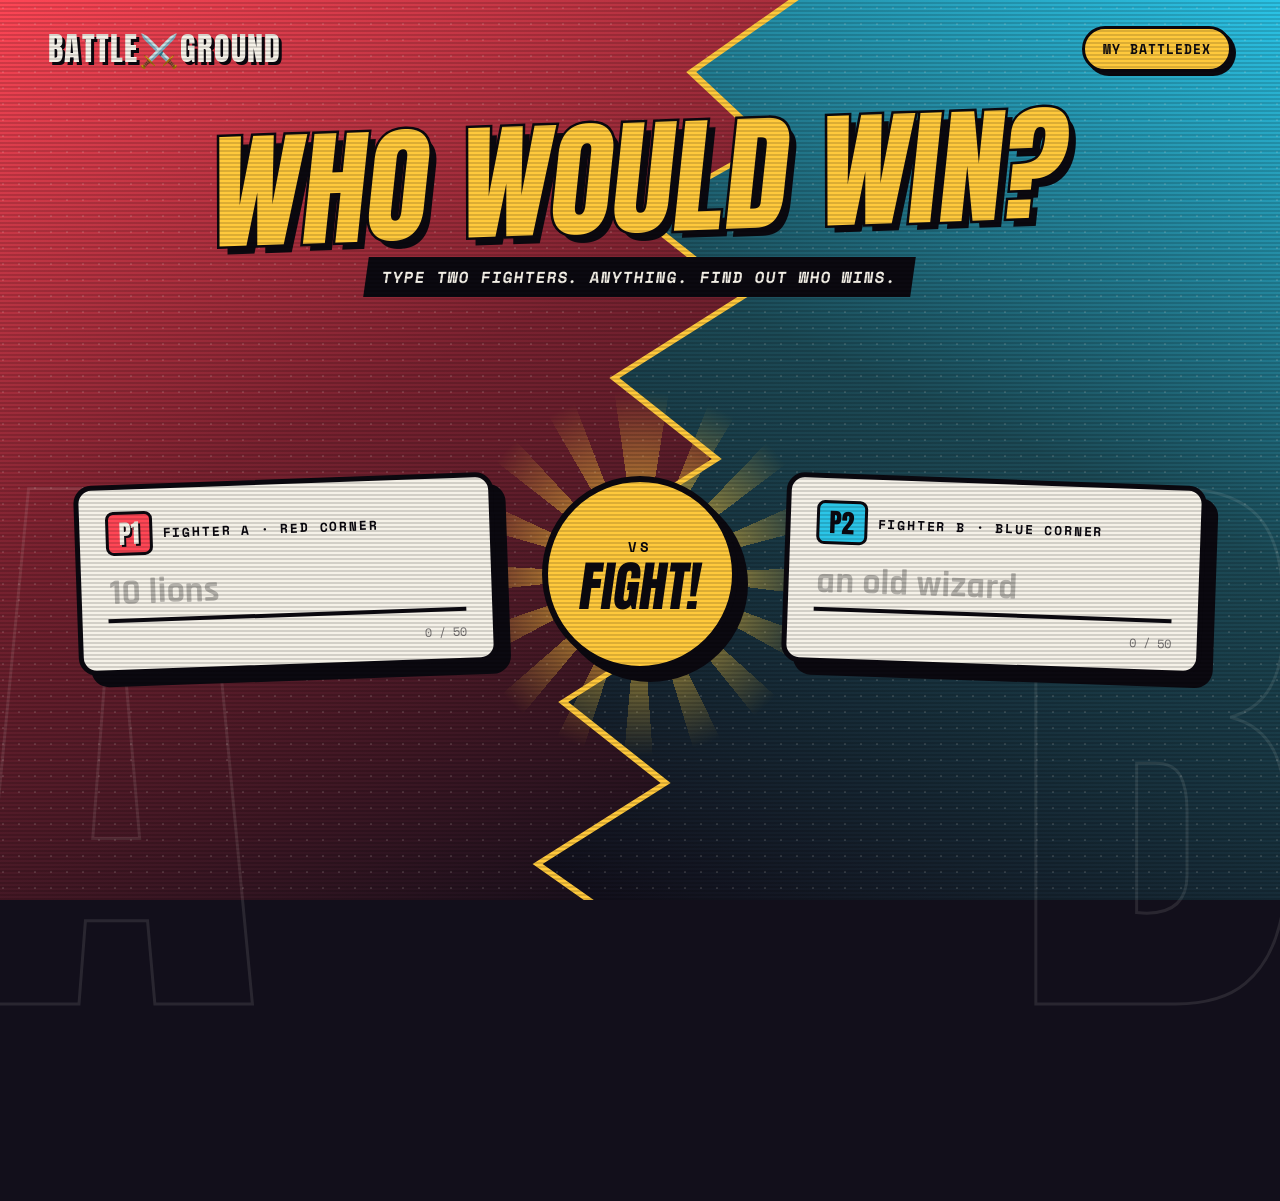
<file: index.html>
<!DOCTYPE html>
<html lang="en">
<head>
  <meta charset="UTF-8" />
  <meta name="viewport" content="width=device-width, initial-scale=1.0" />
  <title>Battleground — Who Would Win?</title>
  <meta name="description" content="Type two fighters. Anything. Find out who wins." />
  <link rel="preconnect" href="https://fonts.googleapis.com" />
  <link rel="preconnect" href="https://fonts.gstatic.com" crossorigin />
  <link
    href="https://fonts.googleapis.com/css2?family=Anton&family=Rajdhani:wght@400;500;600;700&family=Space+Mono:wght@400;700&display=swap"
    rel="stylesheet"
  />
  <link rel="stylesheet" href="css/style.css" />
</head>
<body>
  <div class="arena" data-view="form">
    <div class="arena__side arena__side--a" aria-hidden="true"></div>
    <div class="arena__side arena__side--b" aria-hidden="true"></div>
    <span class="arena__letter arena__letter--a" aria-hidden="true">A</span>
    <span class="arena__letter arena__letter--b" aria-hidden="true">B</span>

    <header class="hud">
      <span class="hud__logo">Battle<span class="hud__logo-sword">&#9876;&#65039;</span>ground</span>
      <a class="hud__link" href="battledex.html"><span class="hud__link-my">My </span>BattleDex</a>
    </header>

    <section class="ring">
      <div class="hero">
        <h1 class="hero__title">Who would<br class="hero__break" /> win?</h1>
        <p class="hero__tagline">Type two fighters. Anything. Find out who wins.</p>
      </div>

      <div class="ring__grid">
        <section class="fighter-slot fighter-slot--a">
          <div class="fighter-slot__head">
            <span class="player-tag player-tag--a">P1</span>
            <label class="fighter-slot__eyebrow" for="fighterA">Fighter A · Red corner</label>
          </div>
          <input
            id="fighterA"
            class="fighter-slot__input"
            type="text"
            maxlength="50"
            autocomplete="off"
            placeholder="10 lions"
          />
          <span id="counterA" class="fighter-slot__counter">0 / 50</span>
        </section>

        <div class="seam">
          <button id="fightButton" class="fight-button" type="button">
            <span class="fight-button__vs">VS</span>
            <span class="fight-button__label">Fight!</span>
          </button>
        </div>

        <section class="fighter-slot fighter-slot--b">
          <div class="fighter-slot__head">
            <span class="player-tag player-tag--b">P2</span>
            <label class="fighter-slot__eyebrow" for="fighterB">Fighter B · Blue corner</label>
          </div>
          <input
            id="fighterB"
            class="fighter-slot__input"
            type="text"
            maxlength="50"
            autocomplete="off"
            placeholder="an old wizard"
          />
          <span id="counterB" class="fighter-slot__counter">0 / 50</span>
        </section>
      </div>

      <p id="formError" class="form-error" role="alert" hidden></p>
    </section>

    <section id="loadingView" class="loading-view" hidden>
      <div class="tale">
        <div class="tale__side tale__side--a">
          <div class="tale__name">
            <span class="tale__tag tale__tag--a">P1</span>
            <span id="loadingNameA" class="tale__label"></span>
          </div>
          <div class="tale__bar"><div class="tale__fill"></div></div>
        </div>
        <div class="tale__vs" aria-hidden="true">VS</div>
        <div class="tale__side tale__side--b">
          <div class="tale__name">
            <span id="loadingNameB" class="tale__label"></span>
            <span class="tale__tag tale__tag--b">P2</span>
          </div>
          <div class="tale__bar"><div class="tale__fill"></div></div>
        </div>
      </div>

      <div class="loading-view__stage">
        <div class="sketch sketch--a" aria-hidden="true">
          <span class="sketch__mark">?</span>
          <div class="sketch__scan"></div>
          <span class="sketch__note">Sketching portrait…</span>
        </div>
        <div class="loading-view__title">
          <span class="round-tag">Round 1</span>
          <span class="get-ready">Get<br class="get-ready__break" /> ready!</span>
        </div>
        <div class="sketch sketch--b" aria-hidden="true">
          <span class="sketch__mark">?</span>
          <div class="sketch__scan"></div>
          <span class="sketch__note">Sketching portrait…</span>
        </div>
      </div>

      <div class="loading-view__status">
        <div class="terminal">
          <span class="terminal__prompt" aria-hidden="true">&#9654;</span>
          <span id="loadingMessage" class="terminal__message" aria-live="polite">Sharpening claws…</span>
          <span class="terminal__cursor" aria-hidden="true"></span>
        </div>
        <div id="loadingMeter" class="meter" aria-hidden="true"></div>
        <p class="loading-view__hint">A fight takes about a minute. Most of that is the portraits being drawn.</p>
      </div>
    </section>

    <section id="resultView" class="result-view" hidden>
      <h1 id="resultHeadline" class="result-view__headline"></h1>

      <div class="result-view__portraits">
        <div id="portraitA" class="portrait-card portrait-card--a">
          <div class="portrait-card__rays" aria-hidden="true"></div>
          <div class="portrait-card__aura" aria-hidden="true"></div>
          <div class="portrait-card__body">
            <span class="portrait-card__ribbon">&#9733; Winner &#9733;</span>
            <span class="portrait-card__tag">Fighter A</span>
            <div class="portrait-card__image-wrap">
              <img id="portraitImageA" class="portrait-card__image" alt="" />
              <div class="portrait-card__shimmer" aria-hidden="true"></div>
              <span class="portrait-card__ko" aria-hidden="true">K.O.</span>
            </div>
            <span id="portraitLabelA" class="portrait-card__label"></span>
            <button class="portrait-card__save" type="button" data-save="A">Add to BattleDex</button>
          </div>
        </div>

        <span class="result-view__vs" aria-hidden="true">VS</span>

        <div id="portraitB" class="portrait-card portrait-card--b">
          <div class="portrait-card__rays" aria-hidden="true"></div>
          <div class="portrait-card__aura" aria-hidden="true"></div>
          <div class="portrait-card__body">
            <span class="portrait-card__ribbon">&#9733; Winner &#9733;</span>
            <span class="portrait-card__tag">Fighter B</span>
            <div class="portrait-card__image-wrap">
              <img id="portraitImageB" class="portrait-card__image" alt="" />
              <div class="portrait-card__shimmer" aria-hidden="true"></div>
              <span class="portrait-card__ko" aria-hidden="true">K.O.</span>
            </div>
            <span id="portraitLabelB" class="portrait-card__label"></span>
            <button class="portrait-card__save" type="button" data-save="B">Add to BattleDex</button>
          </div>
        </div>
      </div>

      <div class="result-view__footer">
        <div class="verdict-card">
          <span class="verdict-card__label">The judge rules</span>
          <p id="verdictText" class="verdict-card__text"></p>
        </div>
        <button id="fightAgainButton" class="big-button" type="button">Fight Again</button>
      </div>
    </section>

    <section id="errorView" class="error-view" hidden>
      <h1 class="error-view__title">Time out!</h1>
      <div class="verdict-card verdict-card--error">
        <span class="verdict-card__label">Ref's call</span>
        <p id="errorMessage" class="verdict-card__text"></p>
      </div>
      <button id="retryButton" class="big-button" type="button">Try Again</button>
    </section>

    <div class="scanlines" aria-hidden="true"></div>
  </div>

  <script src="js/storage.js"></script>
  <script src="js/battle.js"></script>
</body>
</html>
</file>
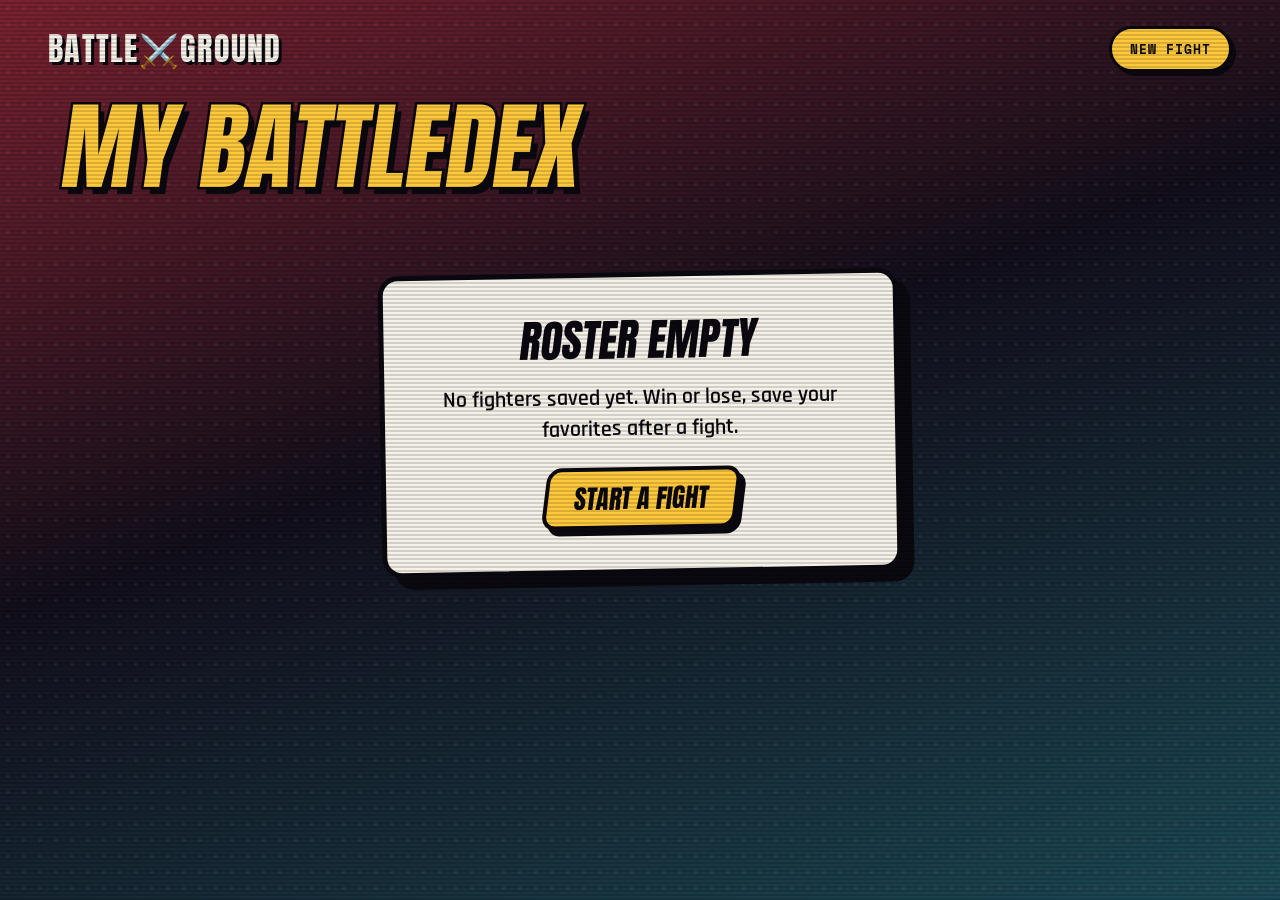
<file: battledex.html>
<!DOCTYPE html>
<html lang="en">
<head>
  <meta charset="UTF-8" />
  <meta name="viewport" content="width=device-width, initial-scale=1.0" />
  <title>My BattleDex — Battleground</title>
  <meta name="description" content="Your saved Battleground fighters." />
  <link rel="preconnect" href="https://fonts.googleapis.com" />
  <link rel="preconnect" href="https://fonts.gstatic.com" crossorigin />
  <link
    href="https://fonts.googleapis.com/css2?family=Anton&family=Rajdhani:wght@400;500;600;700&family=Space+Mono:wght@400;700&display=swap"
    rel="stylesheet"
  />
  <link rel="stylesheet" href="css/style.css" />
</head>
<body>
  <div class="arena arena--dex">
    <header class="hud">
      <a class="hud__logo" href="index.html">Battle<span class="hud__logo-sword">&#9876;&#65039;</span>ground</a>
      <a class="hud__link" href="index.html">New Fight</a>
    </header>

    <main class="dex">
      <div class="dex__header">
        <div class="dex__heading">
          <h1 class="dex__title">My BattleDex</h1>
          <div id="dexMeta" class="dex__meta" hidden>
            <span id="dexCount" class="dex__count"></span>
            <span class="dex__note">Oldest fighter drops out when the roster is full.</span>
          </div>
        </div>
        <div class="dex__actions">
          <a id="lastFightLink" class="ghost-button" href="index.html?recap=1" hidden>Back to Last Fight</a>
          <button id="clearDexButton" class="ghost-button ghost-button--danger" type="button" hidden>Clear All</button>
        </div>
      </div>

      <div id="dexEmpty" class="dex__empty" hidden>
        <span class="dex__empty-title">Roster empty</span>
        <p>No fighters saved yet. Win or lose, save your favorites after a fight.</p>
        <a class="big-button big-button--small" href="index.html">Start a Fight</a>
      </div>

      <div id="dexGrid" class="dex__grid"></div>
    </main>

    <div class="scanlines" aria-hidden="true"></div>
  </div>

  <script src="js/storage.js"></script>
  <script src="js/battledex.js"></script>
</body>
</html>
</file>
<file: css/style.css>
:root {
  --ink: #120f1b;
  --outline: #0b0910;
  --red: #ff4655;
  --red-deep: #7a2230;
  --blue: #2bc5e8;
  --blue-deep: #1c4a56;
  --gold: #ffc93c;
  --paper: #f5f1e8;
  --paper-dim: #d9d4c8;

  --font-display: "Anton", "Arial Narrow", sans-serif;
  --font-body: "Rajdhani", "Segoe UI", sans-serif;
  --font-mono: "Space Mono", "Courier New", monospace;

  --dots: radial-gradient(circle, rgba(245, 241, 232, 0.13) 1.5px, transparent 1.5px) 0 0 / 16px 16px;
  --dots-dim: radial-gradient(circle, rgba(245, 241, 232, 0.1) 1.5px, transparent 1.5px) 0 0 / 16px 16px;
  --stripes-red: repeating-linear-gradient(135deg, #2a1019 0 10px, #3a1520 10px 20px);
  --stripes-blue: repeating-linear-gradient(135deg, #0d252c 0 10px, #12323b 10px 20px);
  --stripes-grey: repeating-linear-gradient(135deg, #1d1929 0 10px, #272137 10px 20px);

  /* Zigzag seam: red takes the left, blue the right. Mobile turns it horizontal. */
  --clip-a: polygon(0 0, 62% 0, 54% 8%, 60% 16%, 50% 24%, 58% 33%, 48% 42%, 56% 51%, 46% 60%, 54% 69%, 44% 78%, 52% 87%, 42% 96%, 46% 100%, 0 100%);
  --clip-b: polygon(62% 0, 100% 0, 100% 100%, 46% 100%, 42% 96%, 52% 87%, 44% 78%, 54% 69%, 46% 60%, 56% 51%, 48% 42%, 58% 33%, 50% 24%, 60% 16%, 54% 8%);
}

*,
*::before,
*::after {
  box-sizing: border-box;
}

[hidden] {
  display: none !important;
}

html,
body {
  margin: 0;
  padding: 0;
}

body {
  min-height: 100vh;
  background: var(--ink);
  color: var(--paper);
  font-family: var(--font-body);
  -webkit-font-smoothing: antialiased;
}

button {
  font: inherit;
  cursor: pointer;
}

button:disabled {
  cursor: default;
}

:focus-visible {
  outline: 3px solid var(--gold);
  outline-offset: 3px;
}

@keyframes bg-spin { to { transform: rotate(360deg); } }
@keyframes bg-pulse { 0%, 100% { opacity: 0.45; transform: scale(0.97); } 50% { opacity: 0.95; transform: scale(1.04); } }
@keyframes bg-shimmer { 0% { background-position: -160% 0; } 55%, 100% { background-position: 260% 0; } }
@keyframes bg-blink { 0%, 49% { opacity: 1; } 50%, 100% { opacity: 0; } }
@keyframes bg-scan { 0% { top: -10%; } 100% { top: 105%; } }
@keyframes bg-stripes { to { background-position: 56px 0; } }
@keyframes bg-bob { 0%, 100% { transform: translateY(0) rotate(-3deg); } 50% { transform: translateY(-6px) rotate(-3deg); } }
@keyframes bg-slam { 0% { opacity: 0; transform: scale(1.6) skewX(-8deg); } 70% { opacity: 1; transform: scale(0.95) skewX(-8deg); } 100% { opacity: 1; transform: scale(1) skewX(-8deg); } }
@keyframes bg-pop { 0% { opacity: 0; transform: scale(0.6) translateY(40px); } 70% { opacity: 1; transform: scale(1.05); } 100% { opacity: 1; transform: none; } }
@keyframes bg-drop { 0% { opacity: 0; transform: translateY(-30px); } 100% { opacity: 1; transform: none; } }

/* ---------- Arena background ---------- */

.arena {
  position: relative;
  min-height: 100vh;
  display: flex;
  flex-direction: column;
  overflow-x: clip;
  background: var(--gold);
  padding-bottom: 64px;
}

.arena__side {
  position: absolute;
  inset: 0;
  pointer-events: none;
}

.arena__side--a {
  transform: translateX(-5px);
  background: var(--dots), linear-gradient(155deg, var(--red) 0%, var(--red-deep) 38%, var(--ink) 82%);
  clip-path: var(--clip-a);
}

.arena__side--b {
  transform: translateX(5px);
  background: var(--dots), linear-gradient(205deg, var(--blue) 0%, var(--blue-deep) 38%, var(--ink) 82%);
  clip-path: var(--clip-b);
}

.arena[data-view="loading"] .arena__side--a {
  background: var(--dots-dim), linear-gradient(155deg, var(--red-deep) 0%, var(--ink) 70%);
}

.arena[data-view="loading"] .arena__side--b {
  background: var(--dots-dim), linear-gradient(205deg, var(--blue-deep) 0%, var(--ink) 70%);
}

.arena[data-view="result"]::before,
.arena[data-view="error"]::before {
  content: "";
  position: absolute;
  inset: 0;
  z-index: 1;
  background: rgba(11, 9, 16, 0.35);
  pointer-events: none;
}

.arena__letter {
  position: absolute;
  bottom: -150px;
  font-family: var(--font-display);
  font-size: 600px;
  line-height: 1;
  color: transparent;
  -webkit-text-stroke: 3px rgba(245, 241, 232, 0.1);
  pointer-events: none;
  user-select: none;
}

.arena__letter--a { left: -30px; }
.arena__letter--b { right: -20px; }

.arena:not([data-view="form"]) .arena__letter {
  display: none;
}

.arena--dex {
  background: var(--dots-dim), linear-gradient(160deg, var(--red-deep), var(--ink) 45%, var(--blue-deep));
}

.scanlines {
  position: fixed;
  inset: 0;
  z-index: 50;
  pointer-events: none;
  background: repeating-linear-gradient(0deg, rgba(0, 0, 0, 0.14) 0 2px, transparent 2px 4px);
}

/* ---------- Shared bits ---------- */

.hud {
  position: relative;
  z-index: 3;
  display: flex;
  align-items: center;
  justify-content: space-between;
  gap: 16px;
  padding: 24px 48px;
}

.hud__logo {
  font-family: var(--font-display);
  font-size: 32px;
  letter-spacing: 0.04em;
  text-transform: uppercase;
  color: var(--paper);
  text-shadow: 3px 3px 0 var(--outline);
  text-decoration: none;
}

.hud__logo-sword {
  text-shadow: none;
}

.hud__link {
  font-family: var(--font-mono);
  font-size: 13px;
  font-weight: 700;
  text-transform: uppercase;
  letter-spacing: 0.08em;
  color: var(--outline);
  background: var(--gold);
  border: 3px solid var(--outline);
  border-radius: 999px;
  padding: 10px 18px;
  box-shadow: 4px 4px 0 var(--outline);
  text-decoration: none;
  transition: transform 0.12s, box-shadow 0.12s;
}

.hud__link:hover {
  transform: translate(-2px, -2px);
  box-shadow: 6px 6px 0 var(--outline);
}

.hero__title,
.get-ready,
.result-view__headline,
.error-view__title,
.dex__title {
  margin: 0;
  font-family: var(--font-display);
  font-weight: 400;
  line-height: 0.95;
  text-transform: uppercase;
  color: var(--gold);
  -webkit-text-stroke: 5px var(--outline);
  paint-order: stroke fill;
  text-shadow: 7px 7px 0 var(--outline);
  transform: skewX(-8deg);
}

.big-button {
  display: inline-block;
  font-family: var(--font-display);
  font-size: 30px;
  line-height: 1;
  text-transform: uppercase;
  text-decoration: none;
  color: var(--outline);
  background: var(--gold);
  border: 5px solid var(--outline);
  border-radius: 16px;
  padding: 22px 30px;
  box-shadow: 8px 8px 0 var(--outline);
  transform: skewX(-8deg);
  transition: transform 0.12s, box-shadow 0.12s;
}

.big-button:hover {
  transform: skewX(-8deg) translate(-3px, -3px);
  box-shadow: 11px 11px 0 var(--outline);
}

.big-button:active {
  transform: skewX(-8deg) translate(4px, 4px);
  box-shadow: 3px 3px 0 var(--outline);
}

.big-button--small {
  font-size: 26px;
  border-width: 4px;
  border-radius: 14px;
  padding: 14px 26px;
  box-shadow: 6px 6px 0 var(--outline);
}

.ghost-button {
  font-family: var(--font-mono);
  font-size: 13px;
  font-weight: 700;
  text-transform: uppercase;
  letter-spacing: 0.08em;
  text-decoration: none;
  color: var(--paper);
  background: transparent;
  border: 3px solid var(--paper);
  border-radius: 999px;
  padding: 10px 18px;
  transition: background 0.12s, color 0.12s;
}

.ghost-button:hover {
  background: var(--paper);
  color: var(--outline);
}

.ghost-button--danger {
  border-color: var(--red);
}

.ghost-button--danger:hover,
.ghost-button--danger.is-confirming {
  background: var(--red);
  color: var(--outline);
}

/* ---------- Input form ---------- */

.ring {
  position: relative;
  z-index: 2;
  flex: 1;
  display: flex;
  flex-direction: column;
}

.hero {
  display: flex;
  flex-direction: column;
  align-items: center;
  gap: 18px;
  margin-top: 20px;
  text-align: center;
}

.hero__title {
  font-size: 128px;
  text-shadow: 8px 8px 0 var(--outline);
  transform: skewX(-8deg) rotate(-2deg);
}

.hero__break {
  display: none;
}

.hero__tagline {
  margin: 0;
  font-family: var(--font-mono);
  font-size: 16px;
  font-weight: 700;
  letter-spacing: 0.06em;
  text-transform: uppercase;
  background: var(--outline);
  color: var(--paper);
  padding: 8px 16px;
  transform: skewX(-8deg);
}

.ring__grid {
  flex: 1;
  display: grid;
  grid-template-columns: 1fr 240px 1fr;
  align-items: center;
  gap: 24px;
  padding: 40px 64px 24px;
}

.fighter-slot {
  position: relative;
  z-index: 2;
  width: 100%;
  max-width: 420px;
  display: flex;
  flex-direction: column;
  gap: 12px;
  background: var(--paper);
  color: var(--outline);
  border: 5px solid var(--outline);
  border-radius: 18px;
  padding: 22px 26px 18px;
}

.fighter-slot--a {
  justify-self: end;
  box-shadow: 12px 12px 0 var(--outline);
  transform: rotate(-2deg);
}

.fighter-slot--b {
  justify-self: start;
  box-shadow: 12px 12px 0 var(--outline);
  transform: rotate(2deg);
}

.fighter-slot:focus-within {
  box-shadow: 0 0 0 5px var(--gold), 12px 12px 0 5px var(--outline);
}

.fighter-slot__head {
  display: flex;
  align-items: center;
  gap: 10px;
}

.player-tag {
  font-family: var(--font-display);
  font-size: 26px;
  line-height: 1;
  border: 3px solid var(--outline);
  border-radius: 8px;
  padding: 6px 10px;
}

.player-tag--a {
  background: var(--red);
  color: var(--paper);
  text-shadow: 2px 2px 0 var(--outline);
}

.player-tag--b {
  background: var(--blue);
  color: var(--outline);
}

.fighter-slot__eyebrow {
  font-family: var(--font-mono);
  font-size: 13px;
  font-weight: 700;
  letter-spacing: 0.14em;
  text-transform: uppercase;
}

.fighter-slot__input {
  width: 100%;
  font-family: var(--font-body);
  font-weight: 700;
  font-size: 36px;
  line-height: 1.2;
  color: var(--outline);
  background: transparent;
  border: 0;
  border-bottom: 4px solid var(--outline);
  border-radius: 0;
  padding: 4px 2px;
  caret-color: var(--outline);
}

.fighter-slot__input::placeholder {
  color: rgba(11, 9, 16, 0.28);
}

.fighter-slot__input:focus {
  outline: none;
  border-bottom-color: var(--gold);
}

.fighter-slot__counter {
  align-self: flex-end;
  font-family: var(--font-mono);
  font-size: 12px;
  opacity: 0.55;
}

.fighter-slot__counter.is-maxed {
  color: var(--red);
  opacity: 1;
  font-weight: 700;
}

.seam {
  position: relative;
  display: flex;
  align-items: center;
  justify-content: center;
  height: 240px;
}

.seam::before {
  content: "";
  position: absolute;
  left: 50%;
  top: 50%;
  width: 380px;
  height: 380px;
  margin: -190px 0 0 -190px;
  border-radius: 50%;
  opacity: 0.8;
  pointer-events: none;
  background: repeating-conic-gradient(from 0deg, rgba(255, 201, 60, 0.9) 0deg 9deg, transparent 9deg 22deg);
  -webkit-mask-image: radial-gradient(circle, #000 18%, transparent 68%);
  mask-image: radial-gradient(circle, #000 18%, transparent 68%);
  animation: bg-spin 26s linear infinite;
}

.fight-button {
  position: relative;
  z-index: 1;
  width: 196px;
  height: 196px;
  border-radius: 50%;
  border: 6px solid var(--outline);
  background: var(--gold);
  color: var(--outline);
  display: flex;
  flex-direction: column;
  align-items: center;
  justify-content: center;
  gap: 2px;
  box-shadow: 10px 10px 0 var(--outline);
  transition: transform 0.12s, box-shadow 0.12s;
}

.fight-button:hover {
  transform: translate(-3px, -3px) scale(1.03);
  box-shadow: 14px 14px 0 var(--outline);
}

.fight-button:active {
  transform: translate(4px, 4px);
  box-shadow: 3px 3px 0 var(--outline);
}

.fight-button__vs {
  font-family: var(--font-mono);
  font-size: 14px;
  font-weight: 700;
  letter-spacing: 0.25em;
}

.fight-button__label {
  font-family: var(--font-display);
  font-size: 54px;
  line-height: 1;
  text-transform: uppercase;
  transform: skewX(-8deg);
}

.form-error {
  position: relative;
  z-index: 3;
  align-self: center;
  max-width: min(640px, calc(100% - 32px));
  margin: 0 16px;
  font-family: var(--font-mono);
  font-size: 14px;
  font-weight: 700;
  line-height: 1.5;
  text-align: center;
  color: var(--paper);
  background: var(--outline);
  border: 3px solid var(--red);
  border-radius: 10px;
  padding: 12px 18px;
  box-shadow: 6px 6px 0 rgba(11, 9, 16, 0.6);
}

/* ---------- Loading ---------- */

.loading-view {
  --progress: 0;
  position: relative;
  z-index: 2;
  display: flex;
  flex-direction: column;
}

.tale {
  display: grid;
  grid-template-columns: 1fr 112px 1fr;
  align-items: end;
  gap: 18px;
  padding: 12px 56px 0;
}

.tale__side {
  min-width: 0;
  display: flex;
  flex-direction: column;
  gap: 8px;
}

.tale__name {
  display: flex;
  align-items: baseline;
  gap: 10px;
  min-width: 0;
}

.tale__side--b .tale__name {
  justify-content: flex-end;
}

.tale__tag {
  flex: none;
  font-family: var(--font-mono);
  font-size: 13px;
  font-weight: 700;
  padding: 2px 8px;
  border: 2px solid var(--outline);
}

.tale__tag--a { background: var(--red); color: var(--paper); }
.tale__tag--b { background: var(--blue); color: var(--outline); }

.tale__label {
  min-width: 0;
  overflow: hidden;
  text-overflow: ellipsis;
  white-space: nowrap;
  font-family: var(--font-display);
  font-size: 32px;
  text-transform: uppercase;
  text-shadow: 3px 3px 0 var(--outline);
}

.tale__bar {
  display: flex;
  height: 30px;
  border: 4px solid var(--outline);
  background: var(--outline);
  border-radius: 4px;
  overflow: hidden;
  transform: skewX(-14deg);
  box-shadow: 5px 5px 0 rgba(11, 9, 16, 0.6);
}

.tale__side--b .tale__bar {
  justify-content: flex-end;
  transform: skewX(14deg);
}

.tale__fill {
  height: 100%;
  width: calc(var(--progress) * 100%);
  background: repeating-linear-gradient(90deg, var(--red) 0 14px, rgba(245, 241, 232, 0.85) 14px 28px);
  background-size: 56px 100%;
  animation: bg-stripes 0.8s linear infinite;
  transition: width 0.6s ease-out;
}

.tale__side--b .tale__fill {
  background-image: repeating-linear-gradient(90deg, var(--blue) 0 14px, rgba(245, 241, 232, 0.85) 14px 28px);
}

.tale__vs {
  height: 86px;
  display: flex;
  align-items: center;
  justify-content: center;
  background: var(--gold);
  color: var(--outline);
  border: 5px solid var(--outline);
  border-radius: 10px;
  box-shadow: 6px 6px 0 var(--outline);
  font-family: var(--font-display);
  font-size: 48px;
  transform: skewX(-8deg);
}

.loading-view__stage {
  display: grid;
  grid-template-columns: 300px 1fr 300px;
  grid-template-areas: "a title b";
  align-items: center;
  gap: 24px;
  max-width: 1280px;
  width: 100%;
  margin: 0 auto;
  padding: 52px 96px 0;
}

.sketch {
  position: relative;
  aspect-ratio: 1 / 1;
  width: 100%;
  border: 5px solid var(--outline);
  border-radius: 18px;
  overflow: hidden;
  display: flex;
  align-items: center;
  justify-content: center;
}

.sketch--a {
  grid-area: a;
  background: var(--stripes-red);
  box-shadow: inset 0 0 0 4px var(--red), 10px 10px 0 var(--outline);
  transform: rotate(-2deg);
}

.sketch--b {
  grid-area: b;
  background: var(--stripes-blue);
  box-shadow: inset 0 0 0 4px var(--blue), 10px 10px 0 var(--outline);
  transform: rotate(2deg);
}

.sketch__mark {
  font-family: var(--font-display);
  font-size: 170px;
  line-height: 1;
  color: rgba(245, 241, 232, 0.16);
}

.sketch__scan {
  position: absolute;
  left: 0;
  right: 0;
  height: 8px;
  opacity: 0.7;
  animation: bg-scan 2.2s linear infinite;
}

.sketch--a .sketch__scan { background: var(--red); box-shadow: 0 0 24px 6px var(--red); }
.sketch--b .sketch__scan { background: var(--blue); box-shadow: 0 0 24px 6px var(--blue); animation-delay: -1.1s; }

.sketch__note {
  position: absolute;
  left: 14px;
  bottom: 14px;
  font-family: var(--font-mono);
  font-size: 12px;
  font-weight: 700;
  letter-spacing: 0.1em;
  text-transform: uppercase;
  background: var(--outline);
  color: var(--paper);
  padding: 4px 8px;
}

.loading-view__title {
  grid-area: title;
  display: flex;
  flex-direction: column;
  align-items: center;
  gap: 14px;
  text-align: center;
}

.round-tag {
  font-family: var(--font-mono);
  font-size: 15px;
  font-weight: 700;
  letter-spacing: 0.32em;
  text-transform: uppercase;
  background: var(--outline);
  color: var(--gold);
  padding: 6px 14px;
  border: 2px solid var(--gold);
}

.get-ready {
  font-size: 100px;
}

.loading-view__status {
  display: flex;
  flex-direction: column;
  align-items: center;
  gap: 18px;
  width: min(640px, calc(100% - 40px));
  margin: 52px auto 0;
}

.terminal {
  width: 100%;
  display: flex;
  align-items: center;
  gap: 12px;
  background: var(--outline);
  border: 4px solid var(--paper);
  border-radius: 10px;
  box-shadow: 0 0 0 4px var(--outline), 8px 8px 0 4px var(--outline);
  padding: 18px 24px;
  font-family: var(--font-mono);
  font-size: 21px;
}

.terminal__prompt {
  color: var(--gold);
}

.terminal__cursor {
  flex: none;
  display: inline-block;
  width: 12px;
  height: 24px;
  background: var(--gold);
  animation: bg-blink 1s steps(1) infinite;
}

.meter {
  width: 100%;
  display: flex;
  gap: 5px;
  padding: 5px;
  background: var(--outline);
  border: 4px solid var(--outline);
  border-radius: 6px;
}

.meter__segment {
  flex: 1;
  height: 22px;
  border-radius: 2px;
  background: rgba(245, 241, 232, 0.12);
}

.meter__segment.is-lit-a { background: var(--red); }
.meter__segment.is-lit-gold { background: var(--gold); }
.meter__segment.is-lit-b { background: var(--blue); }

.meter__segment.is-next {
  background: var(--gold);
  animation: bg-blink 0.6s steps(1) infinite;
}

.loading-view__hint {
  margin: 0;
  font-family: var(--font-mono);
  font-size: 13px;
  line-height: 1.5;
  text-align: center;
  color: rgba(245, 241, 232, 0.75);
}

/* ---------- Result ---------- */

.result-view {
  position: relative;
  z-index: 2;
  display: flex;
  flex-direction: column;
  align-items: center;
}

.result-view__headline {
  position: relative;
  z-index: 3;
  max-width: 1100px;
  margin: 0 24px;
  font-size: 76px;
  line-height: 1;
  text-align: center;
  text-wrap: balance;
  overflow-wrap: anywhere;
}

.result-view__portraits {
  position: relative;
  display: flex;
  justify-content: center;
  align-items: center;
  gap: 140px;
  margin-top: 56px;
}

.result-view__vs {
  position: absolute;
  left: 50%;
  top: 50%;
  z-index: 3;
  width: 84px;
  height: 84px;
  display: flex;
  align-items: center;
  justify-content: center;
  border-radius: 50%;
  background: var(--outline);
  border: 4px solid var(--gold);
  font-family: var(--font-display);
  font-size: 36px;
  color: var(--gold);
  transform: translate(-50%, -50%) rotate(-6deg);
}

.portrait-card {
  position: relative;
  width: 350px;
  display: flex;
  justify-content: center;
}

.portrait-card__rays,
.portrait-card__aura,
.portrait-card__ribbon,
.portrait-card__shimmer,
.portrait-card__ko {
  display: none;
}

.portrait-card__body {
  position: relative;
  z-index: 1;
  width: 100%;
  display: flex;
  flex-direction: column;
  align-items: center;
  gap: 12px;
  background: var(--paper);
  color: var(--outline);
  border: 6px solid var(--gold);
  border-radius: 22px;
  padding: 18px 18px 20px;
  box-shadow: 0 0 0 5px var(--outline), 14px 14px 0 5px var(--outline);
}

.portrait-card__tag {
  grid-area: tag;
  align-self: flex-start;
  font-family: var(--font-mono);
  font-size: 12px;
  font-weight: 700;
  letter-spacing: 0.12em;
  text-transform: uppercase;
  border: 2px solid var(--outline);
  border-radius: 999px;
  padding: 3px 10px;
}

.portrait-card--a .portrait-card__tag { background: var(--red); color: var(--paper); }
.portrait-card--b .portrait-card__tag { background: var(--blue); color: var(--outline); }

.portrait-card__image-wrap {
  grid-area: img;
  position: relative;
  width: 100%;
  aspect-ratio: 1 / 1;
  border: 4px solid var(--outline);
  border-radius: 12px;
  overflow: hidden;
  background: var(--stripes-grey);
  display: flex;
  align-items: center;
  justify-content: center;
}

.portrait-card__image {
  width: 100%;
  height: 100%;
  object-fit: cover;
  display: block;
}

.portrait-card__label {
  grid-area: label;
  max-width: 100%;
  font-family: var(--font-body);
  font-weight: 700;
  font-size: 30px;
  line-height: 1.1;
  text-align: center;
  text-transform: capitalize;
  overflow-wrap: anywhere;
}

.portrait-card__save {
  grid-area: save;
  font-family: var(--font-mono);
  font-size: 13px;
  font-weight: 700;
  letter-spacing: 0.06em;
  text-transform: uppercase;
  color: var(--gold);
  background: var(--outline);
  border: 3px solid var(--outline);
  border-radius: 999px;
  padding: 11px 20px;
  transition: background 0.12s, color 0.12s;
}

.portrait-card__save:hover:not(:disabled) {
  background: var(--gold);
  color: var(--outline);
}

.portrait-card__save:disabled {
  opacity: 0.6;
}

/* Winner */

.portrait-card.is-winner .portrait-card__rays {
  display: block;
  position: absolute;
  left: 50%;
  top: 50%;
  width: 820px;
  height: 820px;
  margin: -410px 0 0 -410px;
  border-radius: 50%;
  pointer-events: none;
  background: repeating-conic-gradient(from 0deg, rgba(255, 201, 60, 0.9) 0deg 9deg, transparent 9deg 22deg);
  -webkit-mask-image: radial-gradient(circle, #000 18%, transparent 68%);
  mask-image: radial-gradient(circle, #000 18%, transparent 68%);
  animation: bg-spin 26s linear infinite;
}

.portrait-card.is-winner .portrait-card__aura {
  display: block;
  position: absolute;
  inset: -26px;
  border-radius: 40px;
  background: var(--gold);
  filter: blur(30px);
  animation: bg-pulse 1.6s ease-in-out infinite;
}

.portrait-card.is-winner .portrait-card__ribbon {
  display: block;
  position: absolute;
  top: -30px;
  left: 50%;
  z-index: 2;
  width: 190px;
  margin-left: -95px;
  text-align: center;
  font-family: var(--font-display);
  font-size: 30px;
  line-height: 1;
  text-transform: uppercase;
  color: var(--outline);
  background: var(--gold);
  border: 4px solid var(--outline);
  border-radius: 10px;
  padding: 8px 0;
  box-shadow: 5px 5px 0 var(--outline);
  animation: bg-bob 1.4s ease-in-out infinite;
}

.portrait-card.is-winner .portrait-card__body {
  padding-top: 34px;
}

.portrait-card.is-winner .portrait-card__shimmer {
  display: block;
  position: absolute;
  inset: 0;
  pointer-events: none;
  background: linear-gradient(115deg, transparent 35%, rgba(255, 255, 255, 0.75) 47%, rgba(255, 201, 60, 0.9) 50%, rgba(255, 255, 255, 0.75) 53%, transparent 65%);
  background-size: 250% 100%;
  animation: bg-shimmer 3s ease-in-out infinite;
}

/* Loser */

.portrait-card.is-loser {
  width: 290px;
}

.portrait-card.is-loser .portrait-card__body {
  gap: 10px;
  background: var(--paper-dim);
  border: 5px solid var(--outline);
  border-radius: 18px;
  padding: 14px 14px 16px;
  box-shadow: 8px 8px 0 var(--outline);
}

.portrait-card--a.is-loser .portrait-card__body { transform: rotate(-4deg) translateY(24px); }
.portrait-card--b.is-loser .portrait-card__body { transform: rotate(4deg) translateY(24px); }

.portrait-card.is-loser .portrait-card__tag {
  filter: grayscale(0.6);
}

.portrait-card.is-loser .portrait-card__image {
  filter: grayscale(1) brightness(0.8);
}

.portrait-card.is-loser .portrait-card__ko {
  display: block;
  position: absolute;
  font-family: var(--font-display);
  font-size: 112px;
  line-height: 1;
  color: var(--red);
  -webkit-text-stroke: 5px var(--outline);
  paint-order: stroke fill;
  text-shadow: 6px 6px 0 var(--outline);
  transform: rotate(-14deg);
}

.portrait-card.is-loser .portrait-card__label {
  font-size: 24px;
  color: rgba(11, 9, 16, 0.6);
}

.portrait-card.is-loser .portrait-card__save {
  font-size: 12px;
  color: var(--outline);
  background: transparent;
  padding: 9px 16px;
}

.portrait-card.is-loser .portrait-card__save:hover:not(:disabled) {
  background: var(--outline);
  color: var(--paper);
}

/* Reveal: hidden until battle.js adds .is-revealed on the next frame. */

.result-view .result-view__headline,
.result-view .portrait-card,
.result-view .result-view__vs,
.result-view .result-view__footer {
  opacity: 0;
}

.result-view.is-revealed .result-view__headline {
  animation: bg-slam 0.5s cubic-bezier(0.2, 0.9, 0.3, 1.2) 0.1s both;
}

.result-view.is-revealed .portrait-card.is-loser {
  animation: bg-drop 0.4s ease-out 0.3s both;
}

.result-view.is-revealed .portrait-card.is-winner {
  animation: bg-pop 0.6s cubic-bezier(0.2, 0.9, 0.3, 1.3) 0.5s both;
}

.result-view.is-revealed .result-view__vs {
  opacity: 1;
  transition: opacity 0.3s 0.3s;
}

.result-view.is-revealed .result-view__footer {
  opacity: 1;
  transition: opacity 0.4s 1s;
}

.result-view__footer {
  position: relative;
  z-index: 3;
  display: flex;
  align-items: center;
  gap: 28px;
  width: min(1000px, calc(100% - 48px));
  margin-top: 70px;
}

.verdict-card {
  position: relative;
  flex: 1;
  background: var(--paper);
  color: var(--outline);
  border: 5px solid var(--outline);
  border-radius: 18px;
  padding: 26px 30px 22px;
  box-shadow: 10px 10px 0 var(--outline);
}

.verdict-card__label {
  position: absolute;
  top: -16px;
  left: 24px;
  font-family: var(--font-mono);
  font-size: 12px;
  font-weight: 700;
  letter-spacing: 0.14em;
  text-transform: uppercase;
  background: var(--outline);
  color: var(--gold);
  padding: 5px 12px;
  border-radius: 6px;
}

.verdict-card__text {
  margin: 0;
  font-family: var(--font-body);
  font-weight: 600;
  font-size: 22px;
  line-height: 1.4;
  text-wrap: pretty;
}

.result-view__footer .big-button {
  flex: none;
}

/* ---------- Error ---------- */

.error-view {
  position: relative;
  z-index: 2;
  flex: 1;
  display: flex;
  flex-direction: column;
  align-items: center;
  justify-content: center;
  gap: 44px;
  width: min(720px, calc(100% - 40px));
  margin: 0 auto;
  padding-top: 40px;
  text-align: center;
}

.error-view__title {
  font-size: 110px;
  color: var(--red);
}

.verdict-card--error {
  width: 100%;
  flex: none;
  text-align: left;
}

.verdict-card--error .verdict-card__label {
  color: var(--red);
}

/* ---------- BattleDex ---------- */

.dex {
  position: relative;
  z-index: 2;
  padding: 4px 64px 0;
}

.dex__header {
  display: flex;
  align-items: flex-end;
  justify-content: space-between;
  flex-wrap: wrap;
  gap: 24px;
}

.dex__heading {
  display: flex;
  flex-direction: column;
  gap: 14px;
}

.dex__title {
  font-size: 96px;
}

.dex__meta {
  display: flex;
  align-items: center;
  gap: 12px;
}

.dex__count {
  flex: none;
  font-family: var(--font-mono);
  font-size: 14px;
  font-weight: 700;
  background: var(--outline);
  color: var(--gold);
  border: 2px solid var(--gold);
  padding: 4px 10px;
}

.dex__note {
  font-family: var(--font-mono);
  font-size: 13px;
  line-height: 1.4;
  color: rgba(245, 241, 232, 0.8);
}

.dex__actions {
  display: flex;
  flex-wrap: wrap;
  gap: 12px;
}

.dex__grid {
  display: grid;
  grid-template-columns: repeat(auto-fill, minmax(170px, 1fr));
  gap: 26px 22px;
  padding-top: 40px;
}

.dex-card {
  position: relative;
  display: flex;
  flex-direction: column;
  align-items: center;
  gap: 8px;
  background: var(--paper);
  color: var(--outline);
  border: 4px solid var(--outline);
  border-radius: 14px;
  padding: 10px 10px 12px;
  box-shadow: 6px 6px 0 var(--outline);
  transition: transform 0.12s, box-shadow 0.12s;
}

.dex-card:hover {
  transform: translate(-3px, -4px) rotate(-1.5deg);
  box-shadow: 0 0 0 4px var(--gold), 9px 10px 0 4px var(--outline);
}

.dex-card__num {
  position: absolute;
  top: -13px;
  left: 10px;
  z-index: 1;
  font-family: var(--font-mono);
  font-size: 11px;
  font-weight: 700;
  background: var(--outline);
  color: var(--gold);
  padding: 3px 7px;
  border-radius: 4px;
}

.dex-card__remove {
  position: absolute;
  top: -12px;
  right: -12px;
  z-index: 1;
  width: 32px;
  height: 32px;
  display: grid;
  place-items: center;
  font-family: var(--font-body);
  font-size: 22px;
  font-weight: 700;
  line-height: 1;
  color: var(--paper);
  background: var(--red);
  border: 3px solid var(--outline);
  border-radius: 50%;
  padding: 0;
  transition: transform 0.12s;
}

.dex-card__remove:hover {
  transform: scale(1.12);
}

.dex-card__image {
  display: block;
  width: 100%;
  aspect-ratio: 1 / 1;
  object-fit: cover;
  border: 3px solid var(--outline);
  border-radius: 9px;
  background: var(--stripes-grey);
}

.dex-card__label {
  max-width: 100%;
  font-family: var(--font-body);
  font-weight: 700;
  font-size: 18px;
  line-height: 1.1;
  text-align: center;
  text-transform: capitalize;
  text-wrap: balance;
  overflow-wrap: anywhere;
}

.dex__empty {
  display: flex;
  flex-direction: column;
  align-items: center;
  gap: 22px;
  max-width: 520px;
  margin: 80px auto 0;
  text-align: center;
  background: var(--paper);
  color: var(--outline);
  border: 5px solid var(--outline);
  border-radius: 20px;
  padding: 40px 44px;
  box-shadow: 12px 12px 0 var(--outline);
  transform: rotate(-1deg);
}

.dex__empty-title {
  font-family: var(--font-display);
  font-size: 44px;
  line-height: 1;
  text-transform: uppercase;
  transform: skewX(-8deg);
}

.dex__empty p {
  margin: 0;
  font-family: var(--font-body);
  font-weight: 600;
  font-size: 22px;
  line-height: 1.4;
}

/* ---------- Mid widths: tighten the desktop layouts ---------- */

@media (max-width: 1180px) {
  .hero__title { font-size: 96px; }
  .ring__grid { grid-template-columns: 1fr 200px 1fr; padding: 32px 32px 24px; }
  .fight-button { width: 170px; height: 170px; }
  .fight-button__label { font-size: 46px; }
  .loading-view__stage { grid-template-columns: 220px 1fr 220px; padding: 40px 40px 0; }
  .sketch__mark { font-size: 120px; }
  .get-ready { font-size: 76px; }
  .tale { padding: 12px 32px 0; }
  .result-view__portraits { gap: 100px; }
  .portrait-card { width: 300px; }
  .portrait-card.is-loser { width: 250px; }
}

/* ---------- Mobile: the seam turns horizontal and corners stack ---------- */

@media (max-width: 760px) {
  :root {
    --dots: radial-gradient(circle, rgba(245, 241, 232, 0.13) 1.5px, transparent 1.5px) 0 0 / 14px 14px;
    --dots-dim: radial-gradient(circle, rgba(245, 241, 232, 0.1) 1.5px, transparent 1.5px) 0 0 / 14px 14px;
    --clip-a: polygon(0 0, 100% 0, 100% 52%, 91.66% 58%, 83.33% 52%, 75% 58%, 66.66% 52%, 58.33% 58%, 50% 52%, 41.66% 58%, 33.33% 52%, 25% 58%, 16.66% 52%, 8.33% 58%, 0 52%);
    --clip-b: polygon(0 52%, 8.33% 58%, 16.66% 52%, 25% 58%, 33.33% 52%, 41.66% 58%, 50% 52%, 58.33% 58%, 66.66% 52%, 75% 58%, 83.33% 52%, 91.66% 58%, 100% 52%, 100% 100%, 0 100%);
  }

  .arena { padding-bottom: 40px; }

  .arena__side--a {
    transform: translateY(-4px);
    background: var(--dots), linear-gradient(180deg, var(--red) 0%, var(--red-deep) 28%, var(--ink) 56%);
  }

  .arena__side--b {
    transform: translateY(4px);
    background: var(--dots), linear-gradient(0deg, var(--blue) 0%, var(--blue-deep) 24%, var(--ink) 48%);
  }

  .arena[data-view="loading"] .arena__side--a {
    background: var(--dots-dim), linear-gradient(180deg, var(--red-deep) 0%, var(--ink) 50%);
  }

  .arena[data-view="loading"] .arena__side--b {
    background: var(--dots-dim), linear-gradient(0deg, var(--blue-deep) 0%, var(--ink) 50%);
  }

  .arena__letter { font-size: 300px; -webkit-text-stroke-width: 2px; }
  .arena__letter--a { left: auto; right: -16px; top: 190px; bottom: auto; }
  .arena__letter--b { left: -12px; right: auto; bottom: -70px; }

  .hud { padding: 14px 20px; min-height: 64px; }
  .hud__logo { font-size: 24px; text-shadow: 2px 2px 0 var(--outline); }
  .hud__link { font-size: 11px; letter-spacing: 0.06em; padding: 11px 14px; box-shadow: 3px 3px 0 var(--outline); }
  .hud__link-my { display: none; }

  .hero__title,
  .get-ready,
  .result-view__headline,
  .error-view__title,
  .dex__title {
    -webkit-text-stroke-width: 4px;
    text-shadow: 5px 5px 0 var(--outline);
  }

  .hero { gap: 12px; margin-top: 14px; padding: 0 16px; }
  .hero__title { font-size: 58px; text-shadow: 5px 5px 0 var(--outline); }
  .hero__break { display: inline; }
  .hero__tagline { font-size: 11px; letter-spacing: 0.04em; padding: 6px 10px; }

  .ring__grid {
    flex: none;
    display: flex;
    flex-direction: column;
    gap: 0;
    padding: 18px 20px 20px;
  }

  .fighter-slot {
    max-width: none;
    gap: 10px;
    border-width: 4px;
    border-radius: 16px;
    padding: 16px 18px 12px;
  }

  .fighter-slot--a { box-shadow: 8px 8px 0 var(--outline); transform: rotate(-1.5deg); }
  .fighter-slot--b { box-shadow: 8px 8px 0 var(--outline); transform: rotate(1.5deg); }
  .fighter-slot:focus-within { box-shadow: 0 0 0 4px var(--gold), 8px 8px 0 4px var(--outline); }

  .fighter-slot__head { gap: 8px; }
  .player-tag { font-size: 20px; padding: 5px 8px; border-radius: 7px; }
  .fighter-slot__eyebrow { font-size: 11px; letter-spacing: 0.12em; }
  .fighter-slot__input { font-size: 28px; padding: 2px; }
  .fighter-slot__counter { font-size: 11px; }

  .seam { height: 150px; }
  .seam::before { width: 300px; height: 300px; margin: -150px 0 0 -150px; }
  .fight-button { width: 132px; height: 132px; border-width: 5px; box-shadow: 7px 7px 0 var(--outline); }
  .fight-button__vs { font-size: 11px; }
  .fight-button__label { font-size: 38px; }

  .form-error { font-size: 12px; }

  .tale { display: flex; flex-direction: column; gap: 10px; padding: 6px 20px 0; }
  .tale__name { gap: 8px; }
  .tale__tag { font-size: 11px; padding: 2px 6px; }
  .tale__label { font-size: 22px; text-shadow: 2px 2px 0 var(--outline); }
  .tale__bar { height: 22px; border-width: 3px; border-radius: 3px; box-shadow: 4px 4px 0 rgba(11, 9, 16, 0.6); }
  .tale__vs { align-self: center; height: auto; padding: 2px 16px; border-width: 4px; border-radius: 8px; box-shadow: 4px 4px 0 var(--outline); font-size: 26px; line-height: 1.2; }

  .loading-view__stage {
    grid-template-columns: 1fr 1fr;
    grid-template-areas: "title title" "a b";
    column-gap: 18px;
    row-gap: 22px;
    max-width: 380px;
    padding: 28px 20px 0;
  }

  .sketch { border-width: 4px; border-radius: 14px; }
  .sketch--a { box-shadow: inset 0 0 0 3px var(--red), 6px 6px 0 var(--outline); }
  .sketch--b { box-shadow: inset 0 0 0 3px var(--blue), 6px 6px 0 var(--outline); }
  .sketch__mark { font-size: 90px; }
  .sketch__note { left: 8px; bottom: 8px; font-size: 10px; letter-spacing: 0.08em; padding: 3px 6px; }

  .loading-view__title { gap: 10px; }
  .round-tag { font-size: 12px; letter-spacing: 0.3em; padding: 5px 12px; }
  .get-ready { font-size: 64px; line-height: 1; }
  .get-ready__break { display: none; }

  .loading-view__status { gap: 14px; margin-top: 34px; }
  .terminal { gap: 10px; border-width: 3px; border-radius: 8px; box-shadow: 0 0 0 3px var(--outline), 6px 6px 0 3px var(--outline); padding: 14px 16px; font-size: 15px; }
  .terminal__cursor { width: 10px; height: 18px; }
  .meter__segment { height: 18px; }
  .loading-view__hint { font-size: 12px; }

  .result-view__headline { margin: 10px 20px 0; font-size: 52px; }

  .result-view__portraits {
    flex-direction: column;
    gap: 0;
    margin-top: 50px;
    width: 100%;
    padding: 0 20px;
  }

  .result-view__portraits .is-winner { order: 0; }
  .result-view__vs { order: 1; }
  .result-view__portraits .is-loser { order: 2; }

  .result-view__vs {
    position: relative;
    left: auto;
    top: auto;
    width: 56px;
    height: 56px;
    margin: 40px 0 -18px;
    border-width: 3px;
    font-size: 24px;
    transform: rotate(-6deg);
  }

  .portrait-card,
  .portrait-card.is-loser {
    width: 100%;
    max-width: 320px;
  }

  .portrait-card__body { gap: 10px; border-width: 5px; border-radius: 20px; padding: 16px 16px 18px; box-shadow: 0 0 0 4px var(--outline), 10px 10px 0 4px var(--outline); }
  .portrait-card__tag { font-size: 11px; }
  .portrait-card__label { font-size: 28px; }
  .portrait-card__save { align-self: stretch; padding: 13px 20px; }

  .portrait-card.is-winner .portrait-card__rays { width: 600px; height: 600px; margin: -300px 0 0 -300px; }

  .portrait-card.is-loser .portrait-card__body,
  .portrait-card--a.is-loser .portrait-card__body,
  .portrait-card--b.is-loser .portrait-card__body {
    display: grid;
    grid-template-columns: 108px minmax(0, 1fr);
    grid-template-areas: "img tag" "img label" "img save";
    align-items: center;
    justify-items: start;
    column-gap: 14px;
    row-gap: 8px;
    border-width: 4px;
    border-radius: 16px;
    padding: 12px;
    box-shadow: 7px 7px 0 var(--outline);
    transform: rotate(-1.5deg);
  }

  .portrait-card.is-loser .portrait-card__image-wrap { width: 108px; border-width: 3px; border-radius: 10px; }
  .portrait-card.is-loser .portrait-card__ko { font-size: 46px; -webkit-text-stroke-width: 3px; text-shadow: 3px 3px 0 var(--outline); }
  .portrait-card.is-loser .portrait-card__tag { font-size: 10px; padding: 2px 8px; }
  .portrait-card.is-loser .portrait-card__label { font-size: 22px; text-align: left; }
  .portrait-card.is-loser .portrait-card__save { align-self: auto; font-size: 11px; letter-spacing: 0.04em; padding: 11px 12px; }

  .result-view__footer { flex-direction: column; align-items: stretch; gap: 22px; width: calc(100% - 40px); margin-top: 44px; }
  .verdict-card { border-width: 4px; border-radius: 16px; padding: 24px 20px 18px; box-shadow: 8px 8px 0 var(--outline); }
  .verdict-card__label { top: -14px; left: 18px; font-size: 11px; padding: 4px 10px; }
  .verdict-card__text { font-size: 19px; }

  .big-button { font-size: 28px; border-width: 4px; border-radius: 14px; padding: 18px 20px; box-shadow: 7px 7px 0 var(--outline); }
  .big-button--small { font-size: 24px; padding: 12px 24px; box-shadow: 5px 5px 0 var(--outline); }

  .error-view { gap: 34px; }
  .error-view__title { font-size: 64px; }

  .ghost-button { font-size: 11px; letter-spacing: 0.06em; padding: 11px 14px; }

  .dex { padding: 6px 20px 0; }
  .dex__header { flex-direction: column; align-items: stretch; gap: 14px; }
  .dex__title { font-size: 60px; }
  .dex__meta { gap: 10px; }
  .dex__count { font-size: 12px; padding: 3px 8px; }
  .dex__note { font-size: 11px; }
  .dex__actions { gap: 10px; }

  .dex__grid { grid-template-columns: repeat(2, minmax(0, 1fr)); gap: 28px 18px; padding-top: 34px; }
  .dex-card { box-shadow: 5px 5px 0 var(--outline); }
  .dex-card__remove { top: -14px; width: 40px; height: 40px; font-size: 24px; }

  .dex__empty { gap: 18px; margin-top: 60px; border-width: 4px; border-radius: 18px; padding: 30px 24px; box-shadow: 8px 8px 0 var(--outline); }
  .dex__empty-title { font-size: 36px; }
  .dex__empty p { font-size: 19px; }
}

@media (prefers-reduced-motion: reduce) {
  *,
  *::before,
  *::after {
    animation-duration: 0.01ms !important;
    animation-iteration-count: 1 !important;
    transition-duration: 0.01ms !important;
  }
}
</file>
